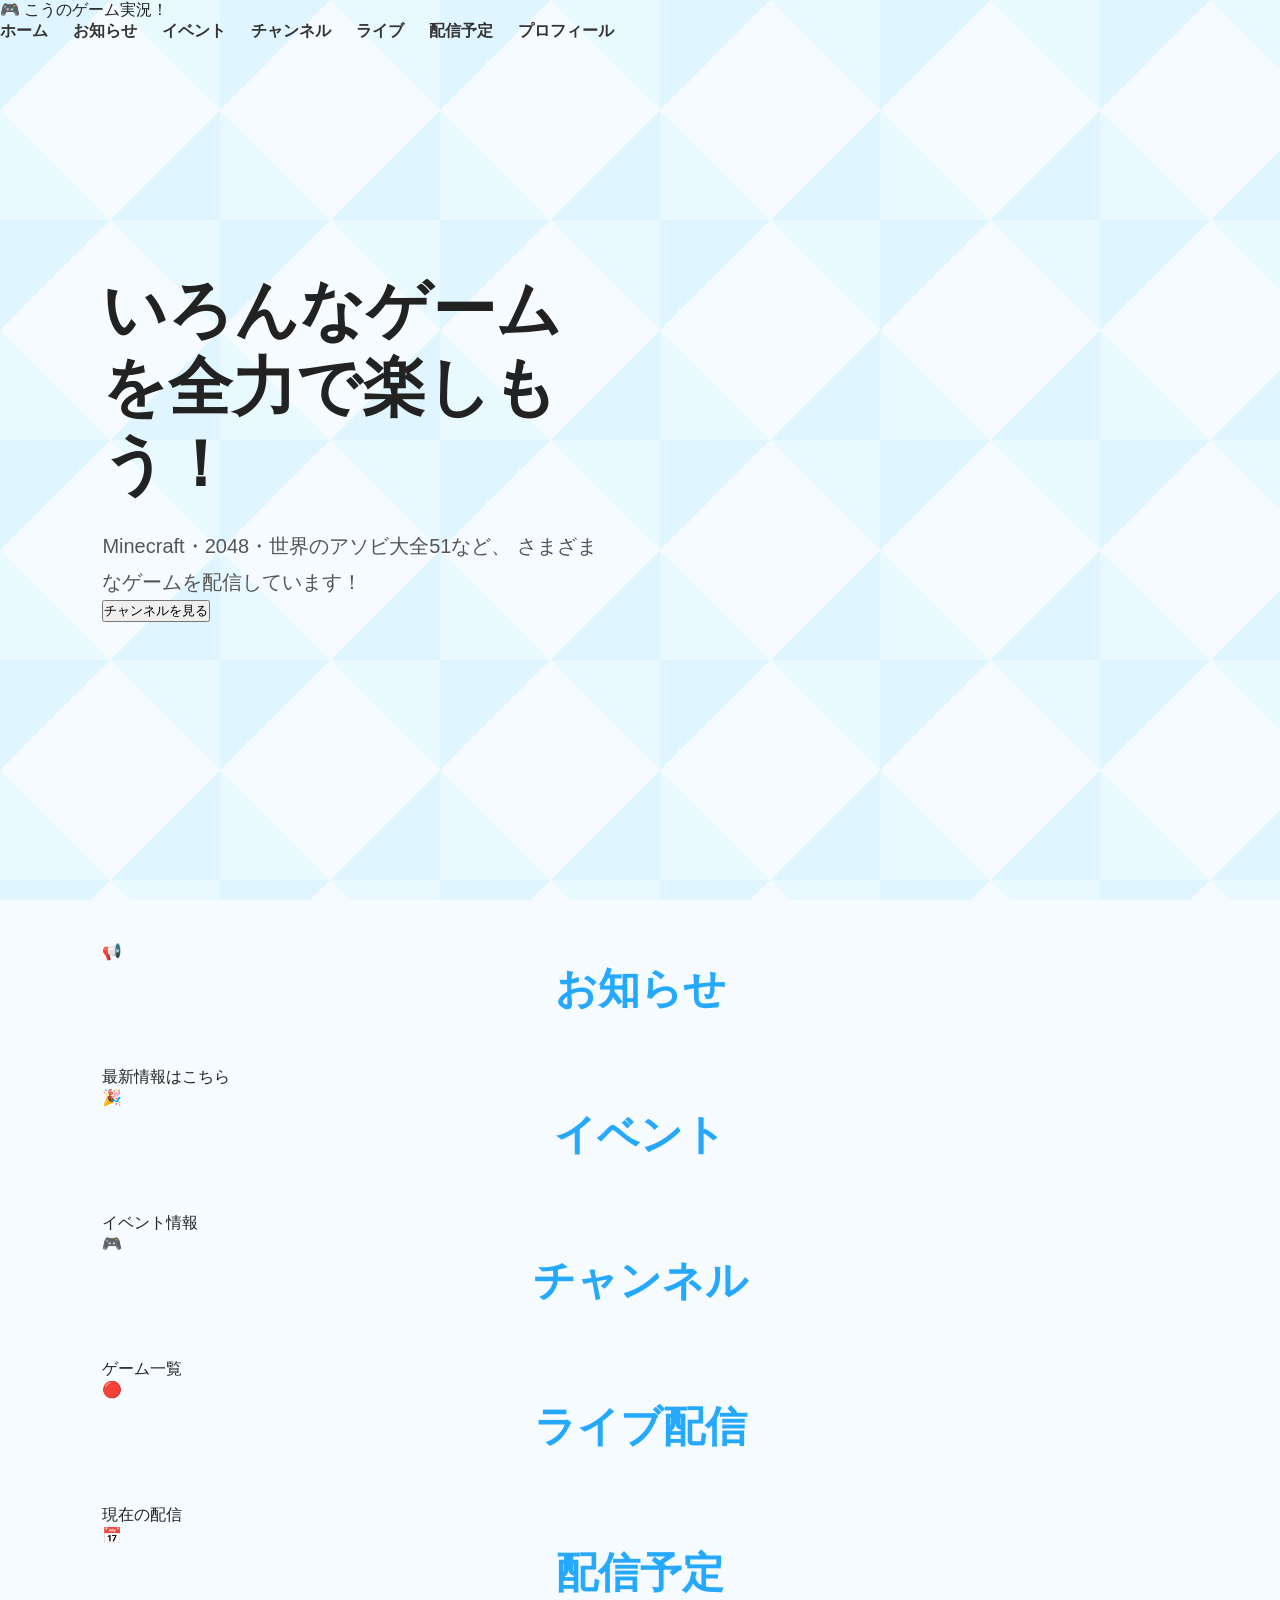
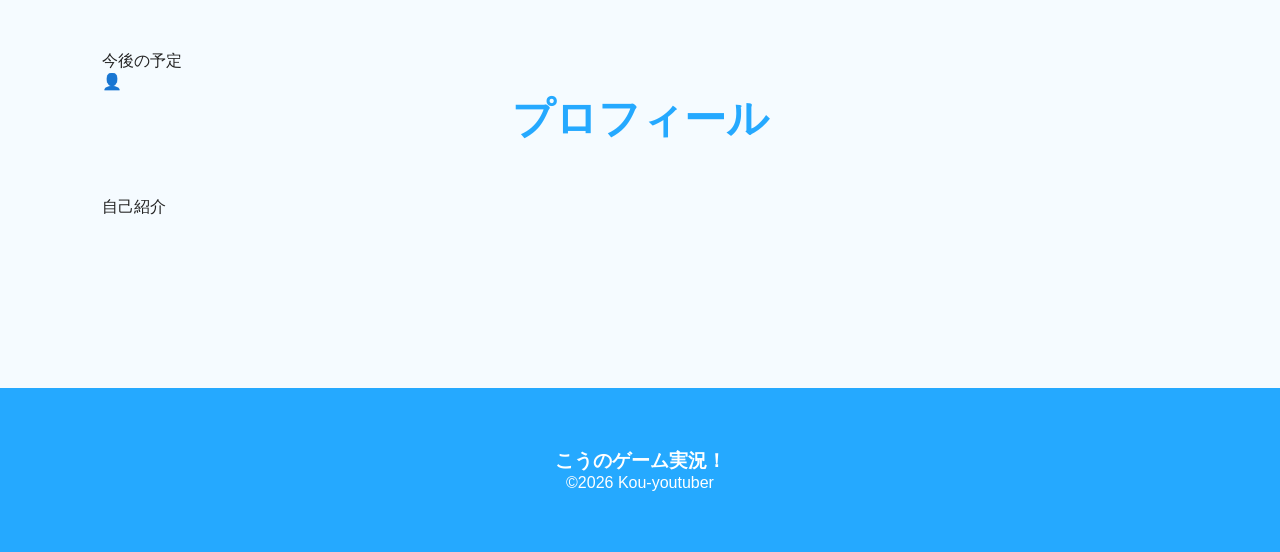
<file: Index.html>
<!DOCTYPE html>
<html lang="ja">
<head>
    <meta charset="UTF-8">
    <meta name="viewport" content="width=device-width, initial-scale=1.0">
    <title>こうのゲーム実況！</title>

    <link rel="stylesheet" href="css/style.css">
</head>

<body>

<header>

    <div class="logo">
        🎮 こうのゲーム実況！
    </div>

    <nav>

        <a href="#">ホーム</a>

        <a href="#">お知らせ</a>

        <a href="#">イベント</a>

        <a href="#">チャンネル</a>

        <a href="#">ライブ</a>

        <a href="#">配信予定</a>

        <a href="#">プロフィール</a>

    </nav>

</header>



<section class="hero">

    <div class="hero-text">

        <h1>いろんなゲームを全力で楽しもう！</h1>

        <p>
            Minecraft・2048・世界のアソビ大全51など、
            さまざまなゲームを配信しています！
        </p>

        <button>チャンネルを見る</button>

    </div>

</section>



<section class="menu">

    <div class="card">
        📢
        <h2>お知らせ</h2>
        <p>最新情報はこちら</p>
    </div>

    <div class="card">
        🎉
        <h2>イベント</h2>
        <p>イベント情報</p>
    </div>

    <div class="card">
        🎮
        <h2>チャンネル</h2>
        <p>ゲーム一覧</p>
    </div>

    <div class="card">
        🔴
        <h2>ライブ配信</h2>
        <p>現在の配信</p>
    </div>

    <div class="card">
        📅
        <h2>配信予定</h2>
        <p>今後の予定</p>
    </div>

    <div class="card">
        👤
        <h2>プロフィール</h2>
        <p>自己紹介</p>
    </div>

</section>



<footer>

    <h3>こうのゲーム実況！</h3>

    <p>
        ©2026 Kou-youtuber
    </p>

</footer>

<script src="js/main.js"></script>

</body>
</html>
</file>
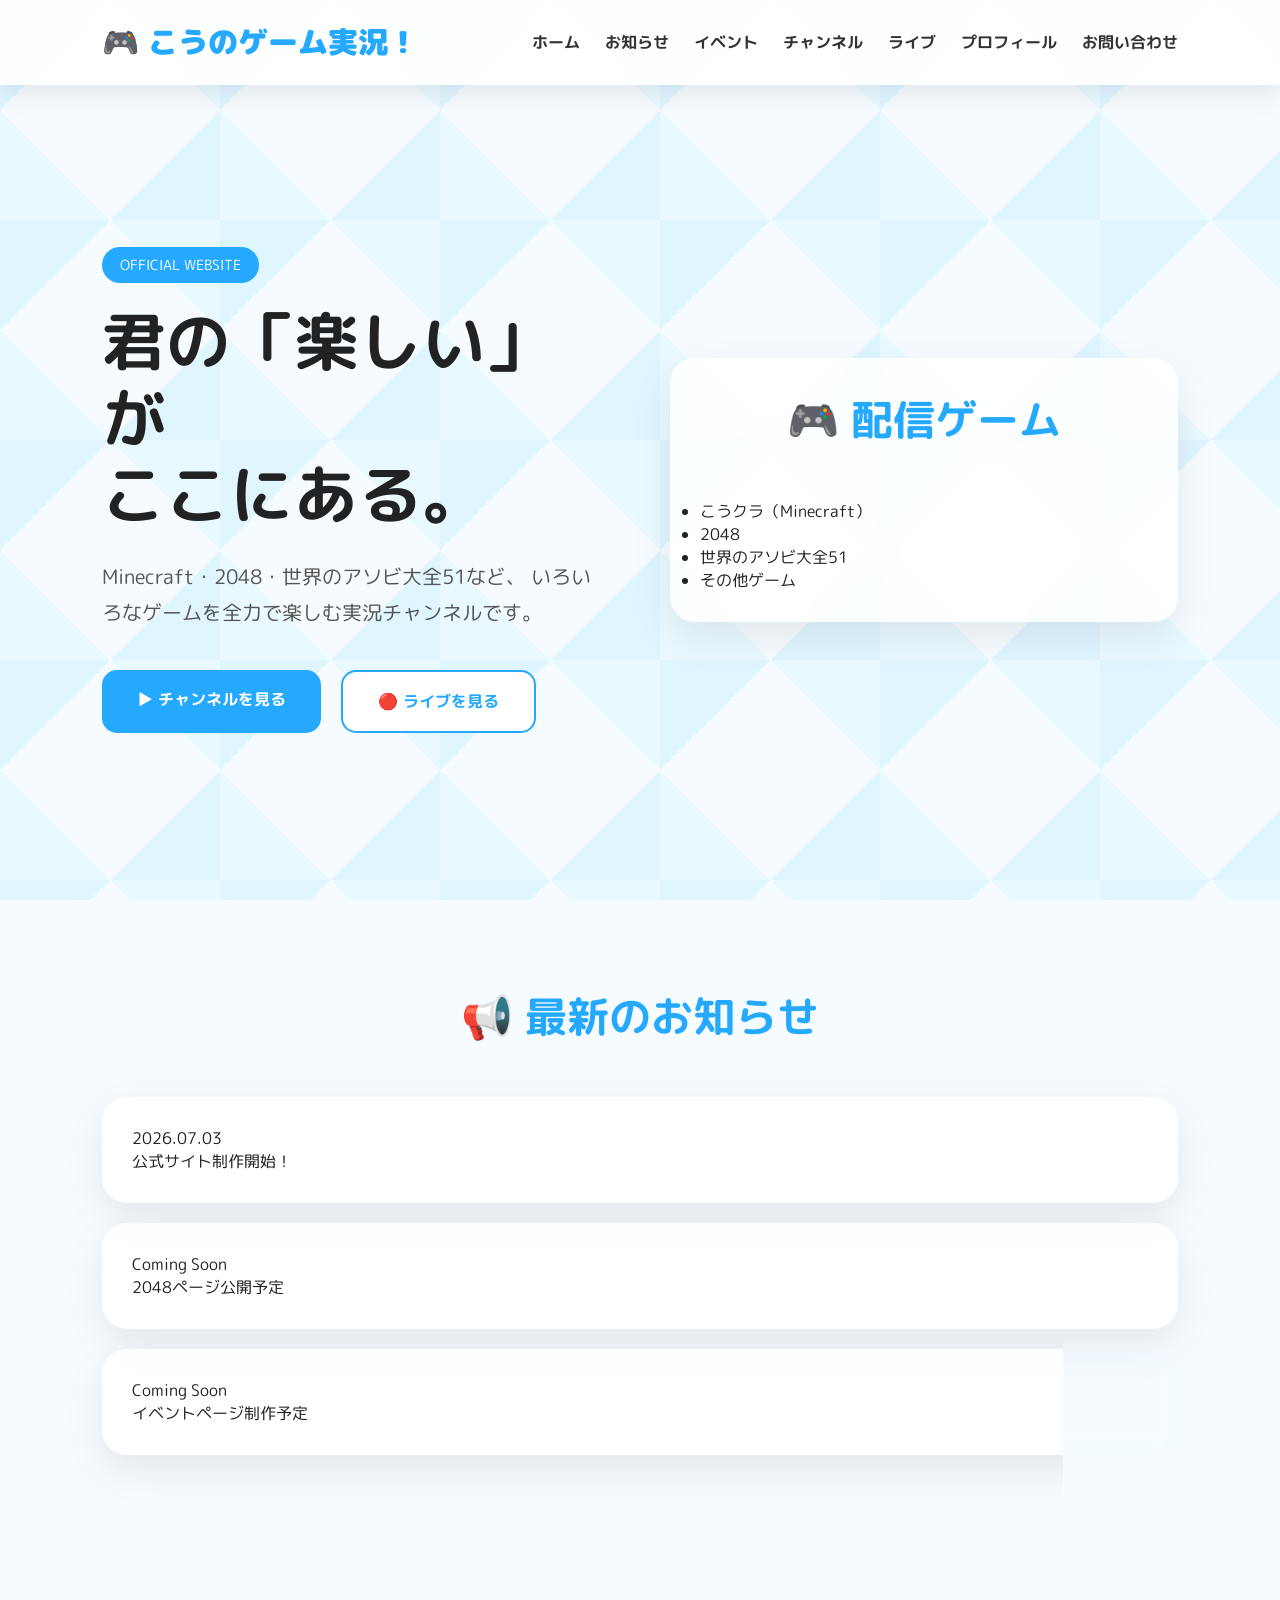
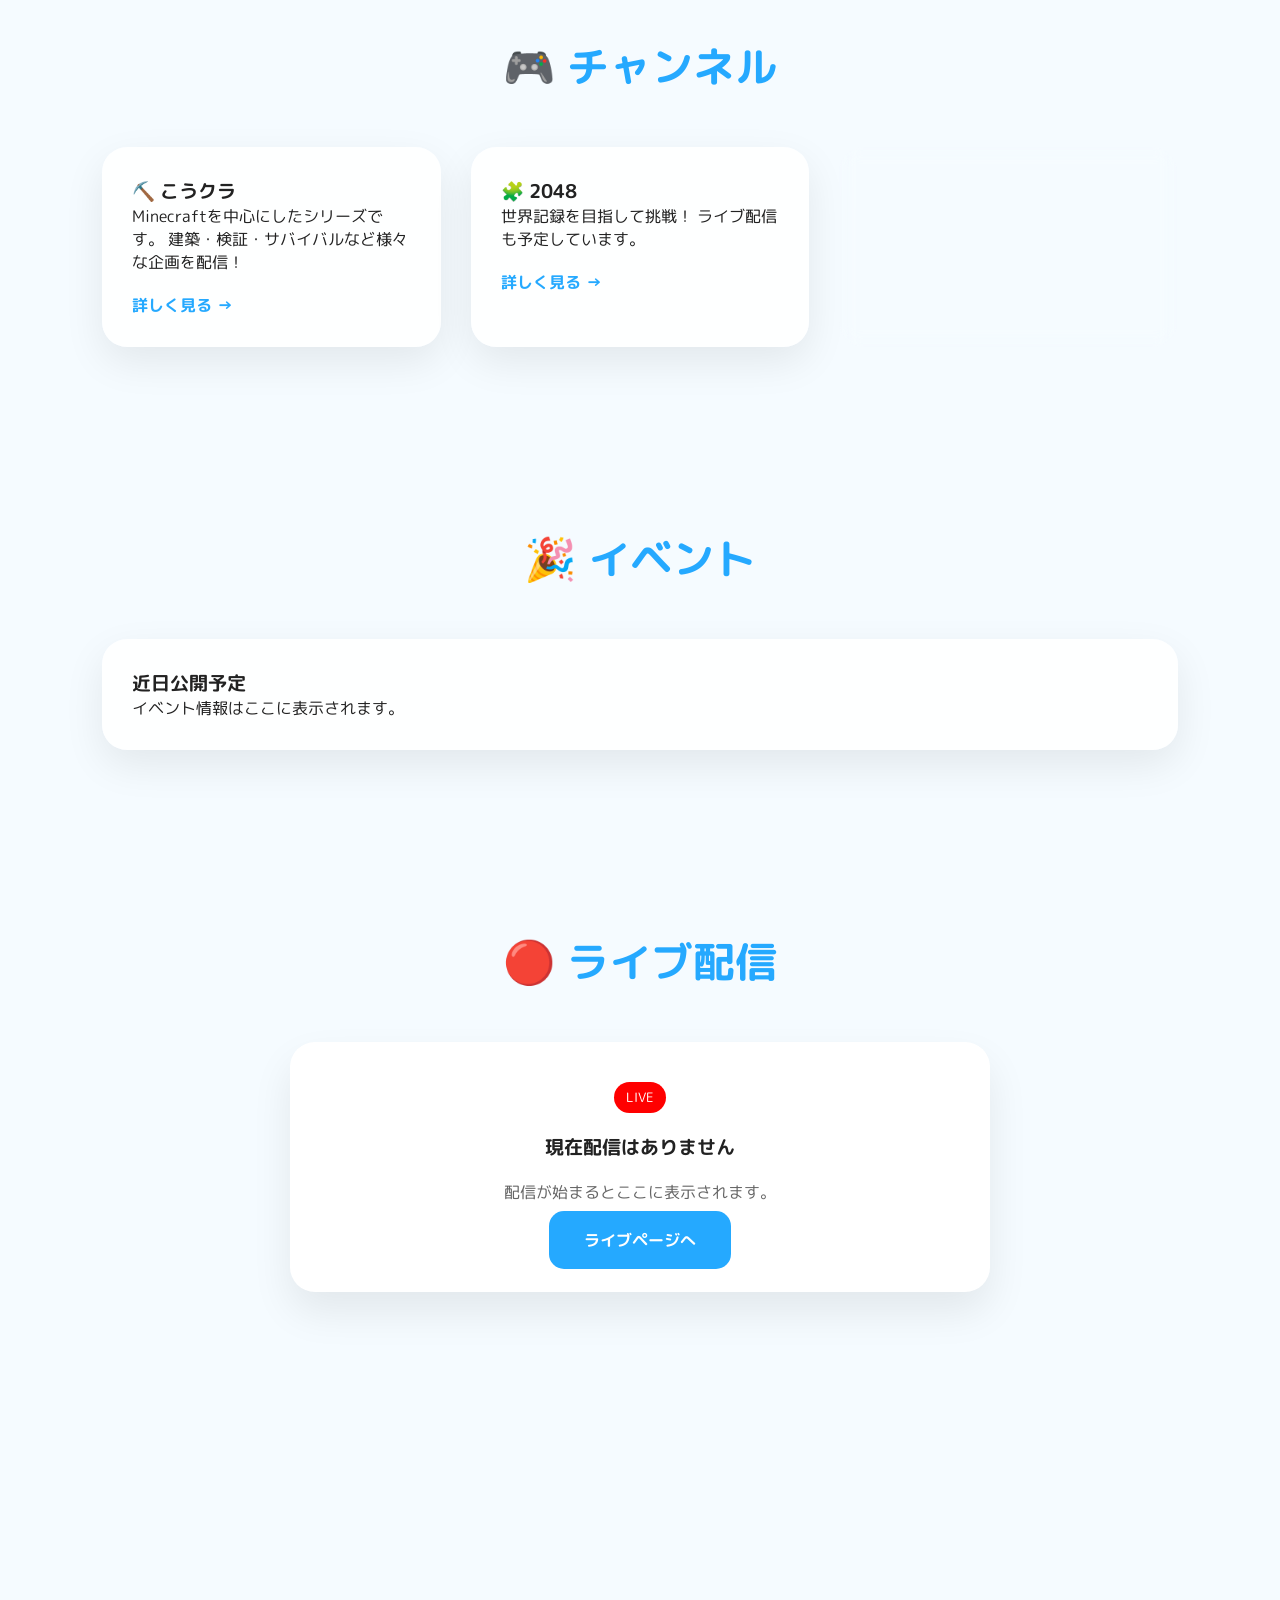
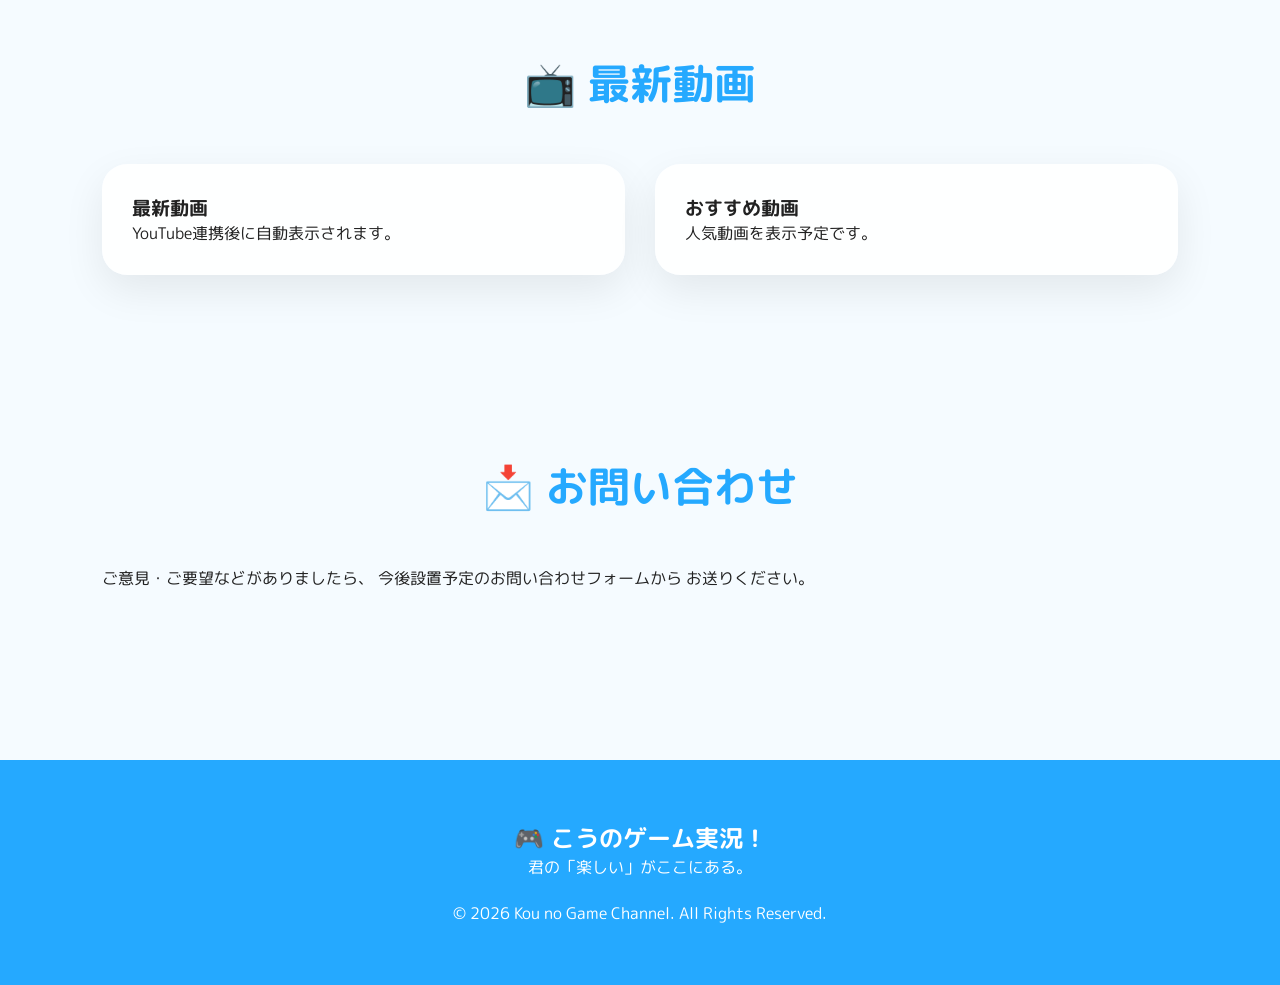
<file: index.html>
<!DOCTYPE html>
<html lang="ja">

<head>

<meta charset="UTF-8">
<meta name="viewport" content="width=device-width, initial-scale=1.0">

<title>こうのゲーム実況！</title>

<meta name="description" content="こうのゲーム実況！公式サイト">

<link rel="stylesheet" href="css/style.css">

<link rel="preconnect" href="https://fonts.googleapis.com">
<link rel="preconnect" href="https://fonts.gstatic.com" crossorigin>

<link href="https://fonts.googleapis.com/css2?family=Noto+Sans+JP:wght@400;600;700;900&display=swap" rel="stylesheet">
    <link rel="preconnect" href="https://fonts.googleapis.com">
<link rel="preconnect" href="https://fonts.gstatic.com" crossorigin>
<link href="https://fonts.googleapis.com/css2?family=M+PLUS+Rounded+1c:wght@400;700;800&display=swap" rel="stylesheet">

</head>

<body>

<header class="header">

    <div class="logo">

        <a href="index.html">

            🎮 こうのゲーム実況！

        </a>

    </div>
<button class="menu-btn" id="menuBtn">
☰
</button>
    <nav id="navMenu">

        <a href="index.html">ホーム</a>

        <a href="news.html">お知らせ</a>

        <a href="events.html">イベント</a>

        <a href="channels.html">チャンネル</a>

        <a href="live.html">ライブ</a>

        <a href="profile.html">プロフィール</a>

        <a href="contact.html">お問い合わせ</a>

    </nav>

</header>



<section class="hero">

    <div class="hero-left">

        <span class="tag">

            OFFICIAL WEBSITE

        </span>

        <h1>

            君の「楽しい」が<br>
            ここにある。

        </h1>

        <p>

            Minecraft・2048・世界のアソビ大全51など、
            いろいろなゲームを全力で楽しむ実況チャンネルです。

        </p>

        <div class="hero-buttons">

            <a href="channels.html" class="btn-main">

                ▶ チャンネルを見る

            </a>

            <a href="live.html" class="btn-sub">

                🔴 ライブを見る

            </a>

        </div>

    </div>



    <div class="hero-right">

        <div class="hero-card">

            <h2>🎮 配信ゲーム</h2>

            <ul>

                <li>こうクラ（Minecraft）</li>

                <li>2048</li>

                <li>世界のアソビ大全51</li>

                <li>その他ゲーム</li>

            </ul>

        </div>

    </div>

</section>



<section class="news">

<h2>

📢 最新のお知らせ

</h2>

<div class="news-box">

<div class="news-item">

<span>2026.07.03</span>

<p>公式サイト制作開始！</p>

</div>

<div class="news-item">

<span>Coming Soon</span>

<p>2048ページ公開予定</p>

</div>

<div class="news-item">

<span>Coming Soon</span>

<p>イベントページ制作予定</p>

</div>

</div>

</section>

<!-- チャンネル紹介 -->

<section class="channels">

    <h2>🎮 チャンネル</h2>

    <div class="channel-grid">

        <div class="channel-card">

            <h3>⛏️ こうクラ</h3>

            <p>
                Minecraftを中心にしたシリーズです。
                建築・検証・サバイバルなど様々な企画を配信！
            </p>

            <a href="channels.html">詳しく見る →</a>

        </div>

        <div class="channel-card">

            <h3>🧩 2048</h3>

            <p>
                世界記録を目指して挑戦！
                ライブ配信も予定しています。
            </p>

            <a href="channels.html">詳しく見る →</a>

        </div>

        <div class="channel-card">

            <h3>🎲 世界のアソビ大全51</h3>

            <p>
                友達との対戦や視聴者参加型企画を予定！
            </p>

            <a href="channels.html">詳しく見る →</a>

        </div>

    </div>

</section>

<!-- イベント -->

<section class="events">

    <h2>🎉 イベント</h2>

    <div class="event-box">

        <h3>近日公開予定</h3>

        <p>
            イベント情報はここに表示されます。
        </p>

    </div>

</section>

<!-- 最新動画 -->
<!-- LIVE配信 -->

<section class="live">

    <h2>🔴 ライブ配信</h2>

    <div class="live-card">

        <span class="live-badge">LIVE</span>

        <h3>現在配信はありません</h3>

        <p>

            配信が始まるとここに表示されます。

        </p>

        <a href="live.html" class="btn-main">

            ライブページへ

        </a>

    </div>

</section>

<!-- 最新動画 -->

<section class="latest-videos">

</section>
<section class="videos">

    <h2>📺 最新動画</h2>

    <div class="video-grid">

        <div class="video-card">

            <h3>最新動画</h3>

            <p>
                YouTube連携後に自動表示されます。
            </p>

        </div>

        <div class="video-card">

            <h3>おすすめ動画</h3>

            <p>
                人気動画を表示予定です。
            </p>

        </div>

    </div>

</section>

<!-- お問い合わせ -->

<section class="contact">

    <h2>📩 お問い合わせ</h2>

    <p>

        ご意見・ご要望などがありましたら、
        今後設置予定のお問い合わせフォームから
        お送りください。

    </p>

</section>

<footer>

    <h2>🎮 こうのゲーム実況！</h2>

    <p>

        君の「楽しい」がここにある。

    </p>

    <br>

    <p>

        © 2026 Kou no Game Channel. All Rights Reserved.

    </p>

</footer>

<script src="js/main.js"></script>

</body>

</html>
</file>
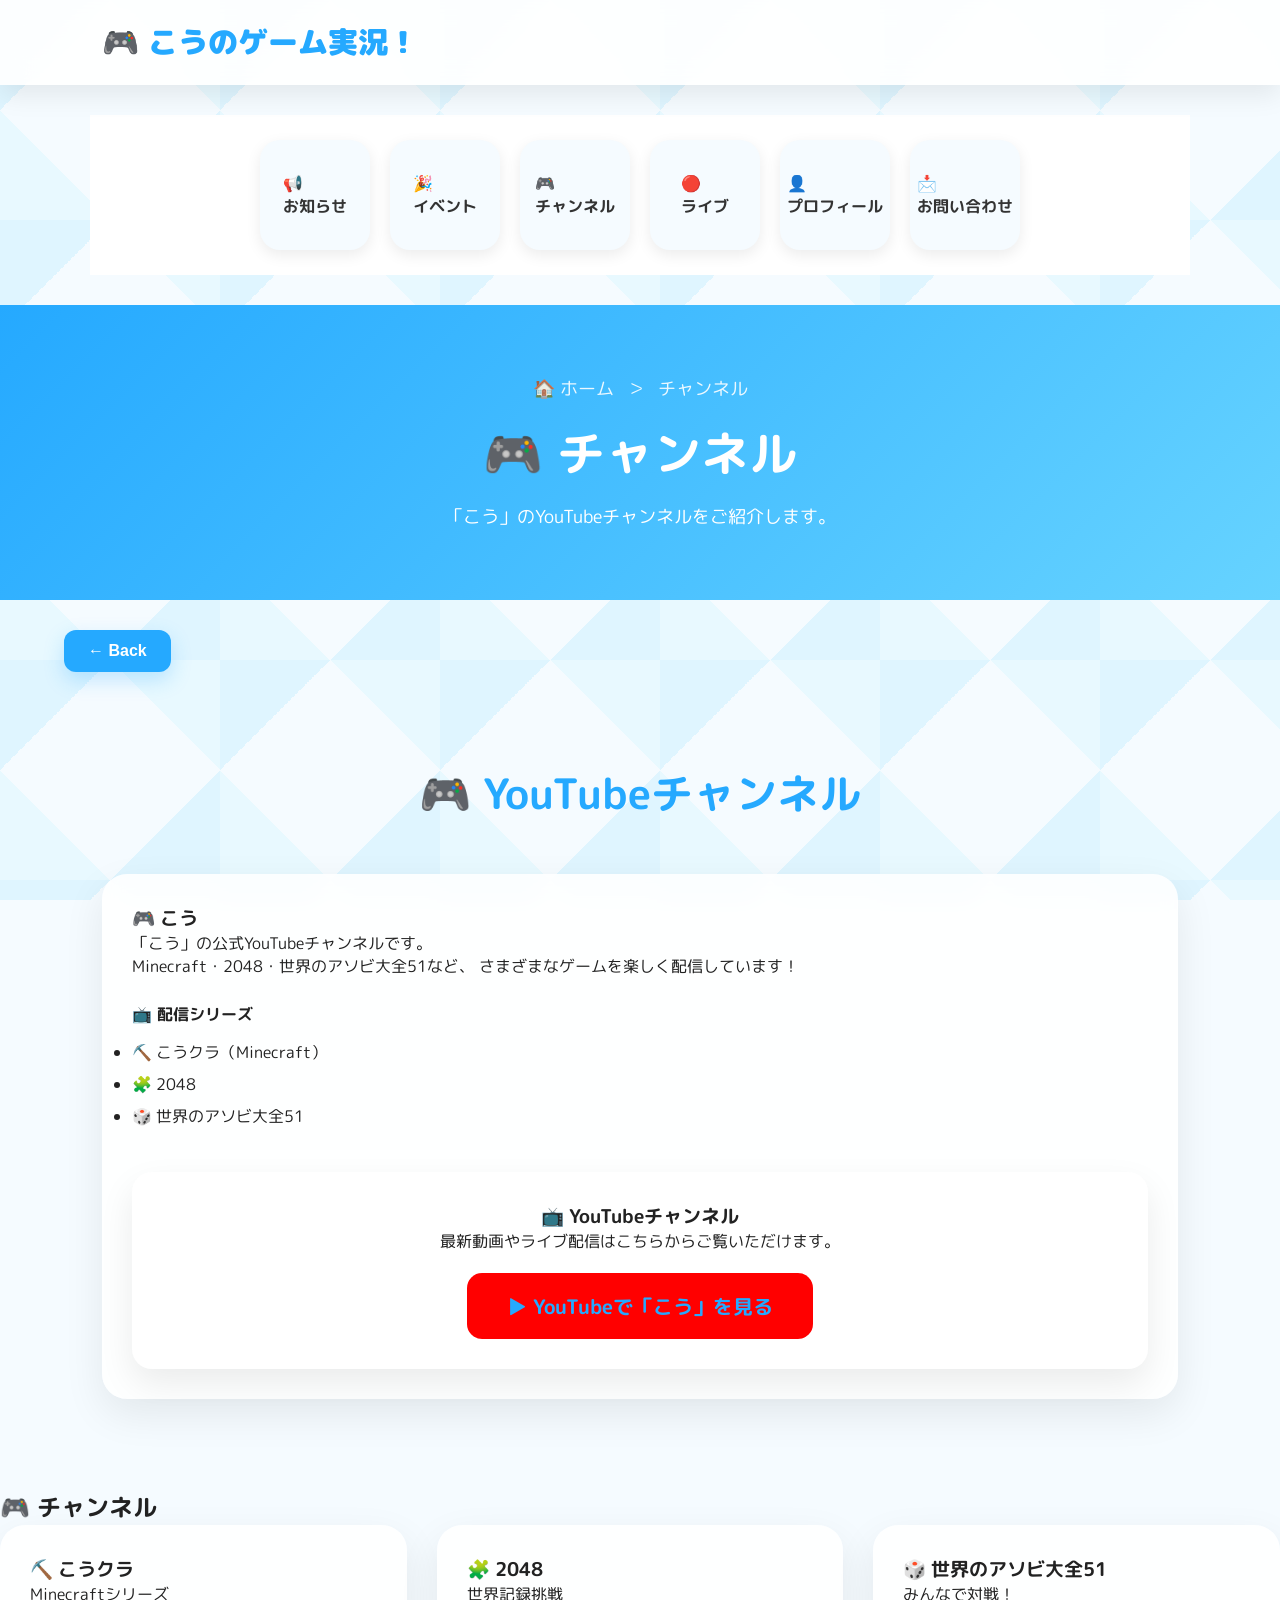
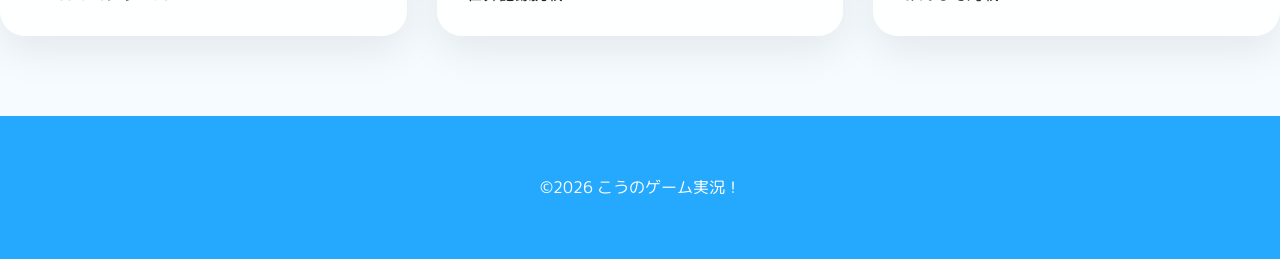
<file: channels.html>
<!DOCTYPE html>
<html lang="ja">
<head>
<meta charset="UTF-8">
<meta name="viewport" content="width=device-width, initial-scale=1.0">
<title>チャンネル | こうのゲーム実況！</title>
<link rel="stylesheet" href="css/style.css">
    <link rel="preconnect" href="https://fonts.googleapis.com">
<link rel="preconnect" href="https://fonts.gstatic.com" crossorigin>
<link href="https://fonts.googleapis.com/css2?family=M+PLUS+Rounded+1c:wght@400;700;800&display=swap" rel="stylesheet">
</head>

<body>

<header class="header">
<div class="logo">
<a href="index.html">🎮 こうのゲーム実況！</a>
</div>
</header>
    <section class="page-nav">

    <a href="news.html">📢<br>お知らせ</a>

    <a href="events.html">🎉<br>イベント</a>

    <a href="channels.html">🎮<br>チャンネル</a>

    <a href="live.html">🔴<br>ライブ</a>

    <a href="profile.html">👤<br>プロフィール</a>

    <a href="contact.html">📩<br>お問い合わせ</a>

</section>
    <section class="page-title">

    <div class="page-title-inner">

        <p class="breadcrumb">

            <a href="index.html">🏠 ホーム</a>
            <span>＞</span>
            チャンネル

        </p>

        <h1>🎮 チャンネル</h1>

        <p>

            「こう」のYouTubeチャンネルをご紹介します。

        </p>

    </div>

</section>
<div class="back-area">
    <button class="back-button" onclick="history.back()">
        ← Back
    </button>
</div>
<section>


    <h2>🎮 YouTubeチャンネル</h2>

    <div class="channel-card">

        <h3>🎮 こう</h3>

        <p>
            「こう」の公式YouTubeチャンネルです。<br>
            Minecraft・2048・世界のアソビ大全51など、
            さまざまなゲームを楽しく配信しています！
        </p>

        <h4 style="margin-top:25px;">📺 配信シリーズ</h4>

        <ul style="margin-top:10px; line-height:2;">
            <li>⛏️ こうクラ（Minecraft）</li>
            <li>🧩 2048</li>
            <li>🎲 世界のアソビ大全51</li>
        </ul>

        <div class="youtube-box">

    <h3>📺 YouTubeチャンネル</h3>

    <p>
        最新動画やライブ配信はこちらからご覧いただけます。
    </p>

    <a href="https://youtube.com/@Kou-minecraft"
       target="_blank"
       class="youtube-btn">

       ▶ YouTubeで「こう」を見る

    </a>

</div>

    </div>

</section>



<h2>🎮 チャンネル</h2>

<div class="channel-grid">

<div class="channel-card">
<h3>⛏️ こうクラ</h3>
<p>Minecraftシリーズ</p>
</div>

<div class="channel-card">
<h3>🧩 2048</h3>
<p>世界記録挑戦</p>
</div>

<div class="channel-card">
<h3>🎲 世界のアソビ大全51</h3>
<p>みんなで対戦！</p>
</div>

</div>

</section>

<footer>

<p>©2026 こうのゲーム実況！</p>

</footer>

</body>
</html>
</file>
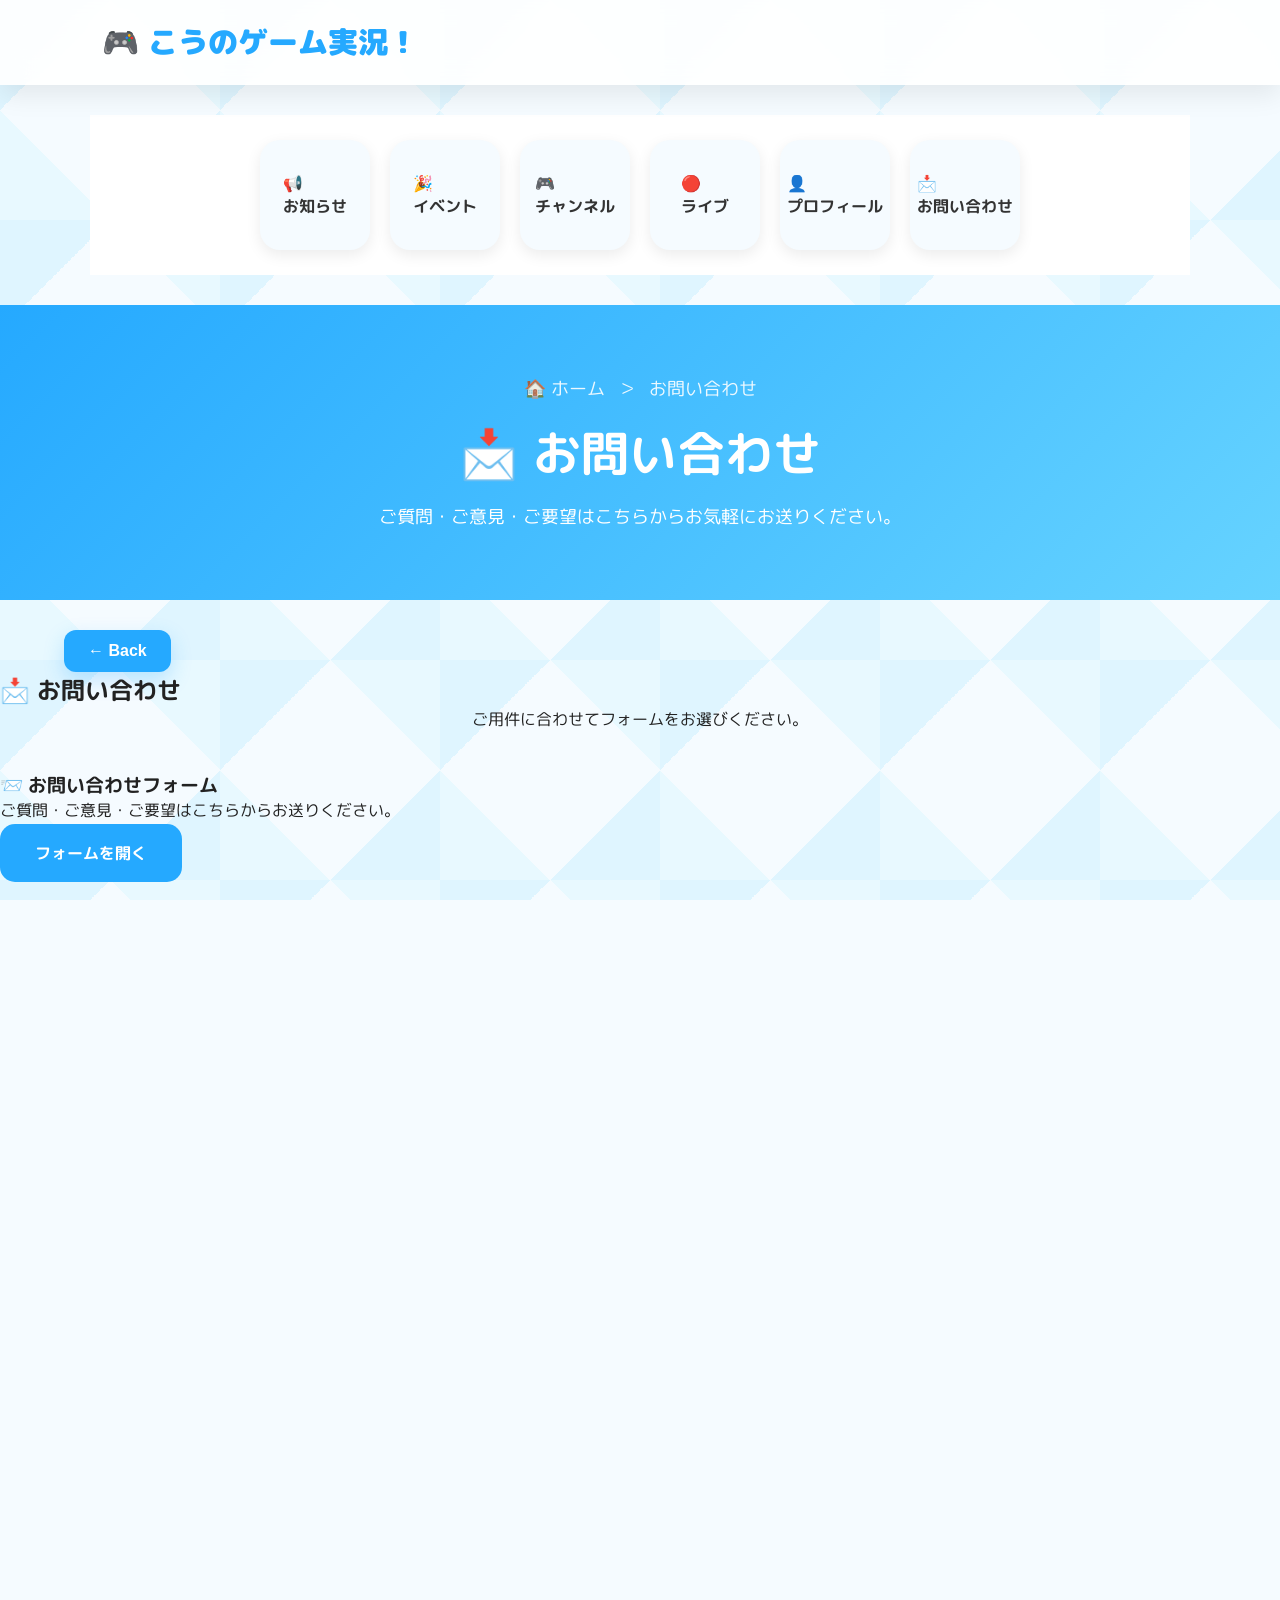
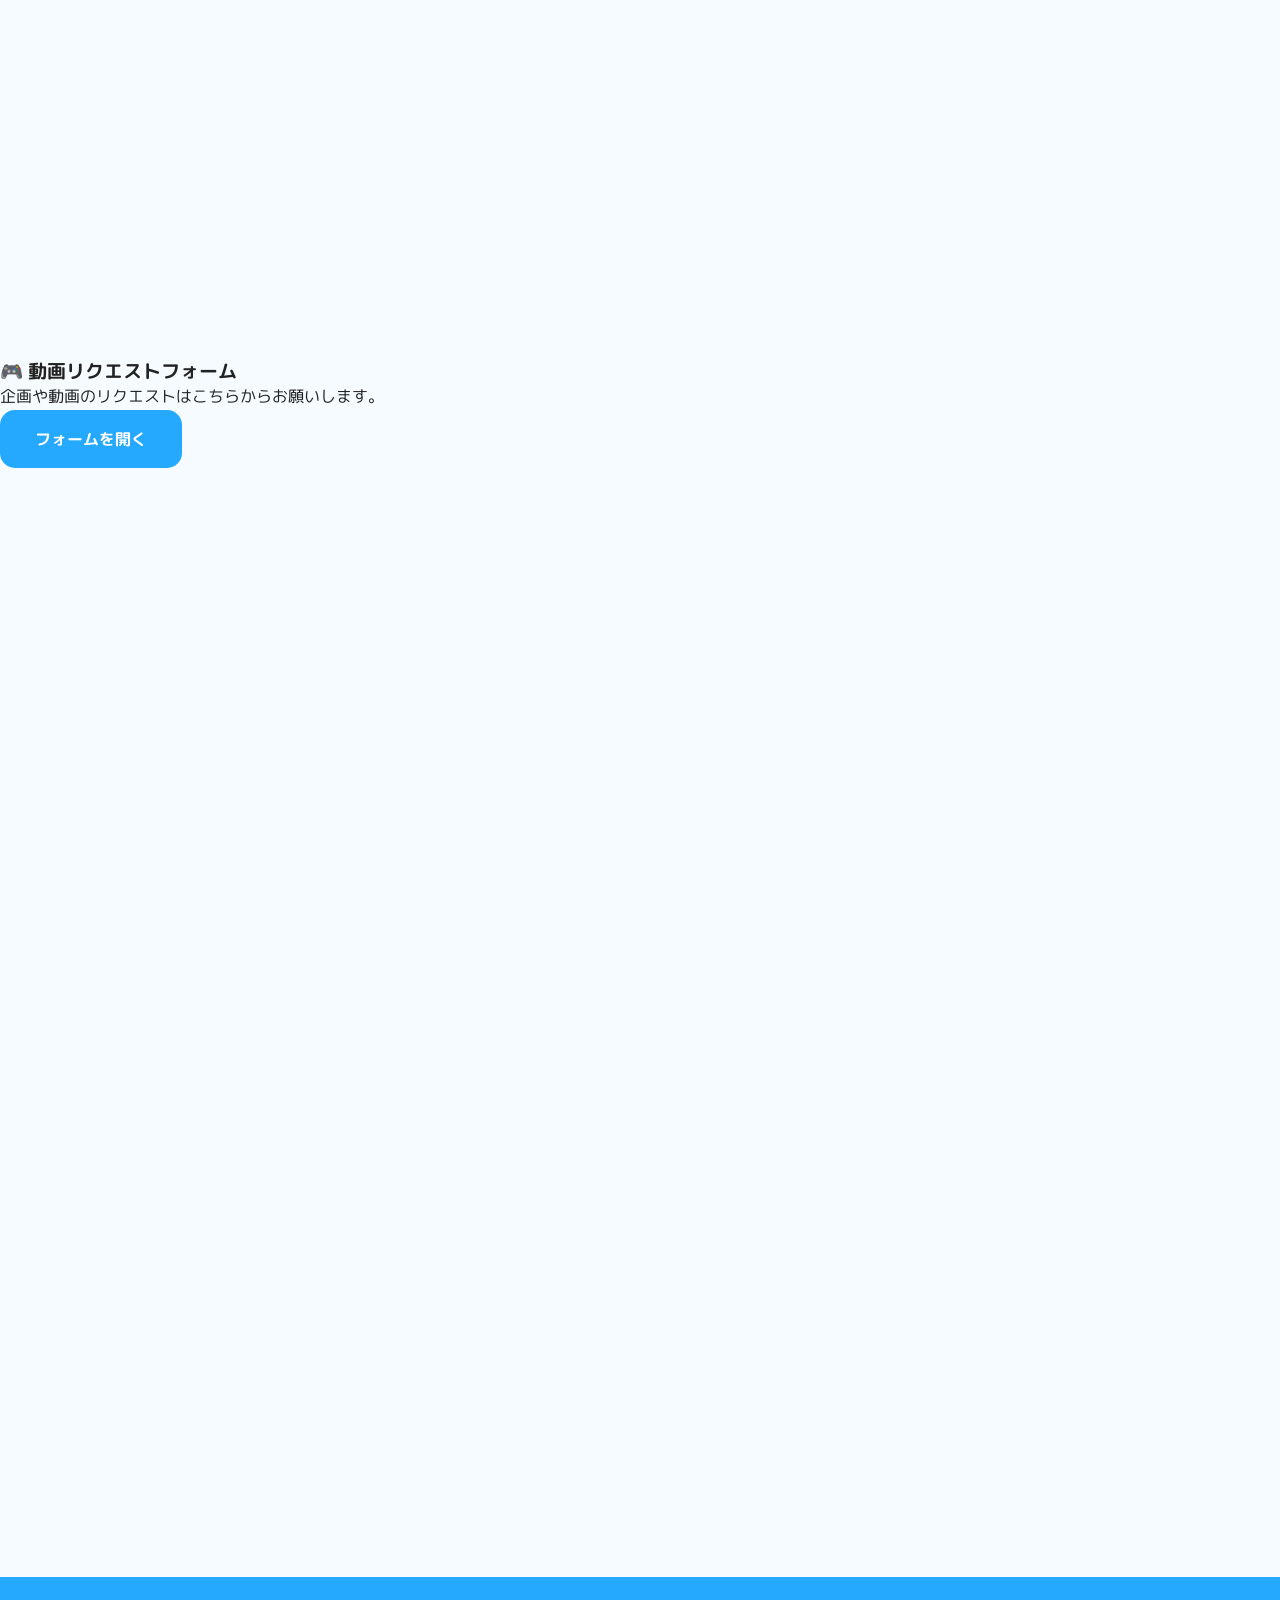
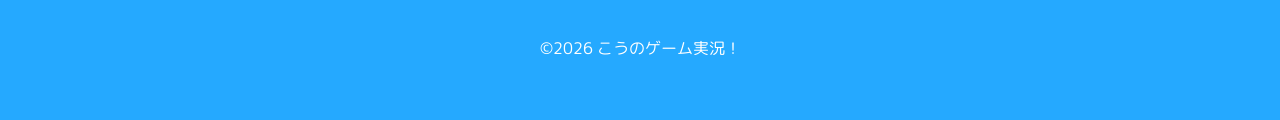
<file: contact.html>
<!DOCTYPE html>
<html lang="ja">
<head>
<meta charset="UTF-8">
<meta name="viewport" content="width=device-width, initial-scale=1.0">
<title>お問い合わせ | こうのゲーム実況！</title>
<link rel="stylesheet" href="css/style.css">
    <link rel="preconnect" href="https://fonts.googleapis.com">
<link rel="preconnect" href="https://fonts.gstatic.com" crossorigin>
<link href="https://fonts.googleapis.com/css2?family=M+PLUS+Rounded+1c:wght@400;700;800&display=swap" rel="stylesheet">
</head>

<body>

<header class="header">
<div class="logo">
<a href="index.html">🎮 こうのゲーム実況！</a>
</div>
</header>
    <section class="page-nav">

    <a href="news.html">📢<br>お知らせ</a>

    <a href="events.html">🎉<br>イベント</a>

    <a href="channels.html">🎮<br>チャンネル</a>

    <a href="live.html">🔴<br>ライブ</a>

    <a href="profile.html">👤<br>プロフィール</a>

    <a href="contact.html">📩<br>お問い合わせ</a>

</section>
    <section class="page-title">

    <div class="page-title-inner">

        <p class="breadcrumb">

            <a href="index.html">🏠 ホーム</a>
            <span>＞</span>
            お問い合わせ

        </p>

        <h1>📩 お問い合わせ</h1>

        <p>

            ご質問・ご意見・ご要望はこちらからお気軽にお送りください。

        </p>

    </div>

</section>
<div class="back-area">
    <button class="back-button" onclick="history.back()">
        ← Back
    </button>
    </div>

    <h2>📩 お問い合わせ</h2>

    <p style="text-align:center; margin-bottom:40px;">
        ご用件に合わせてフォームをお選びください。
    </p>

    <!-- フォーム① -->
    <div class="contact-form">

        <h3>📨 お問い合わせフォーム</h3>

        <p>ご質問・ご意見・ご要望はこちらからお送りください。</p>

        <p style="margin:20px 0;">
            <a href="https://docs.google.com/forms/d/e/1FAIpQLSdLMl0uigEAjx0nSxcUtXiDdZESl6NN7Ir3InA4XQvnBbBh8g/viewform?usp=publish-editor"
               target="_blank"
               class="btn-main">
               フォームを開く
            </a>
        </p>

        <iframe
            src="https://docs.google.com/forms/d/e/1FAIpQLSdLMl0uigEAjx0nSxcUtXiDdZESl6NN7Ir3InA4XQvnBbBh8g/viewform?embedded=true"
            width="100%"
            height="1000"
            frameborder="0">
            読み込み中...
        </iframe>

    </div>

    <br><br>

    <!-- フォーム② -->
    <div class="contact-form">

        <h3>🎮 動画リクエストフォーム</h3>

        <p>企画や動画のリクエストはこちらからお願いします。</p>

        <p style="margin:20px 0;">
            <a href="https://docs.google.com/forms/d/e/1FAIpQLSdP0H-6P0_H6qZE7-VmG1mlpCggg9ZiwHriy3IiTGzCtzCI5w/viewform?usp=publish-editor"
               target="_blank"
               class="btn-main">
               フォームを開く
            </a>
        </p>

        <iframe
            src="https://docs.google.com/forms/d/e/1FAIpQLSdP0H-6P0_H6qZE7-VmG1mlpCggg9ZiwHriy3IiTGzCtzCI5w/viewform?embedded=true"
            width="100%"
            height="1000"
            frameborder="0">
            読み込み中...
        </iframe>

    </div>

</section>

<footer>

<p>©2026 こうのゲーム実況！</p>

</footer>

</body>
</html>
</file>
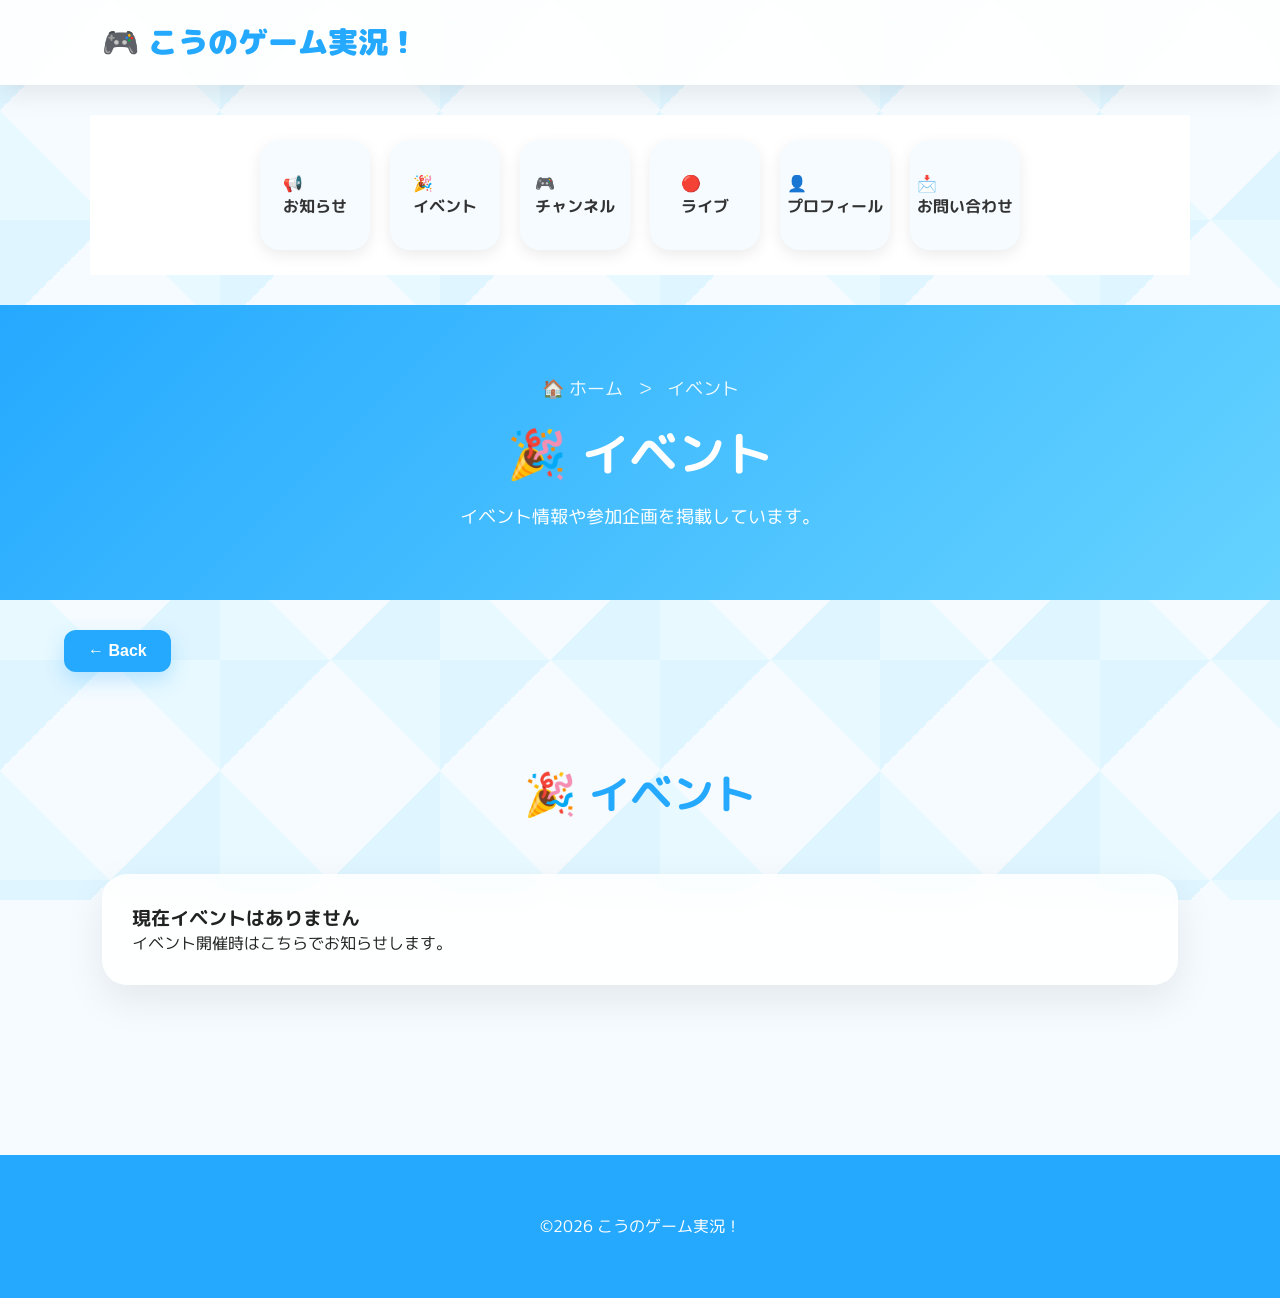
<file: events.html>
<!DOCTYPE html>
<html lang="ja">
<head>
<meta charset="UTF-8">
<meta name="viewport" content="width=device-width, initial-scale=1.0">
<title>イベント | こうのゲーム実況！</title>
<link rel="stylesheet" href="css/style.css">
    <link rel="preconnect" href="https://fonts.googleapis.com">
<link rel="preconnect" href="https://fonts.gstatic.com" crossorigin>
<link href="https://fonts.googleapis.com/css2?family=M+PLUS+Rounded+1c:wght@400;700;800&display=swap" rel="stylesheet">
</head>

<body>

<header class="header">
<div class="logo">
<a href="index.html">🎮 こうのゲーム実況！</a>
</div>
</header>
    <section class="page-nav">

    <a href="news.html">📢<br>お知らせ</a>

    <a href="events.html">🎉<br>イベント</a>

    <a href="channels.html">🎮<br>チャンネル</a>

    <a href="live.html">🔴<br>ライブ</a>

    <a href="profile.html">👤<br>プロフィール</a>

    <a href="contact.html">📩<br>お問い合わせ</a>

</section>
<section class="page-title">

    <div class="page-title-inner">

        <p class="breadcrumb">

            <a href="index.html">🏠 ホーム</a>
            <span>＞</span>
            イベント

        </p>

        <h1>🎉 イベント</h1>

        <p>

            イベント情報や参加企画を掲載しています。

        </p>

    </div>

</section>

<div class="back-area">
    <button class="back-button" onclick="history.back()">
        ← Back
    </button>
</div>
<section>

<h2>🎉 イベント</h2>

<div class="event-box">

<h3>現在イベントはありません</h3>

<p>イベント開催時はこちらでお知らせします。</p>

</div>

</section>

<footer>

<p>©2026 こうのゲーム実況！</p>

</footer>

</body>
</html>
</file>
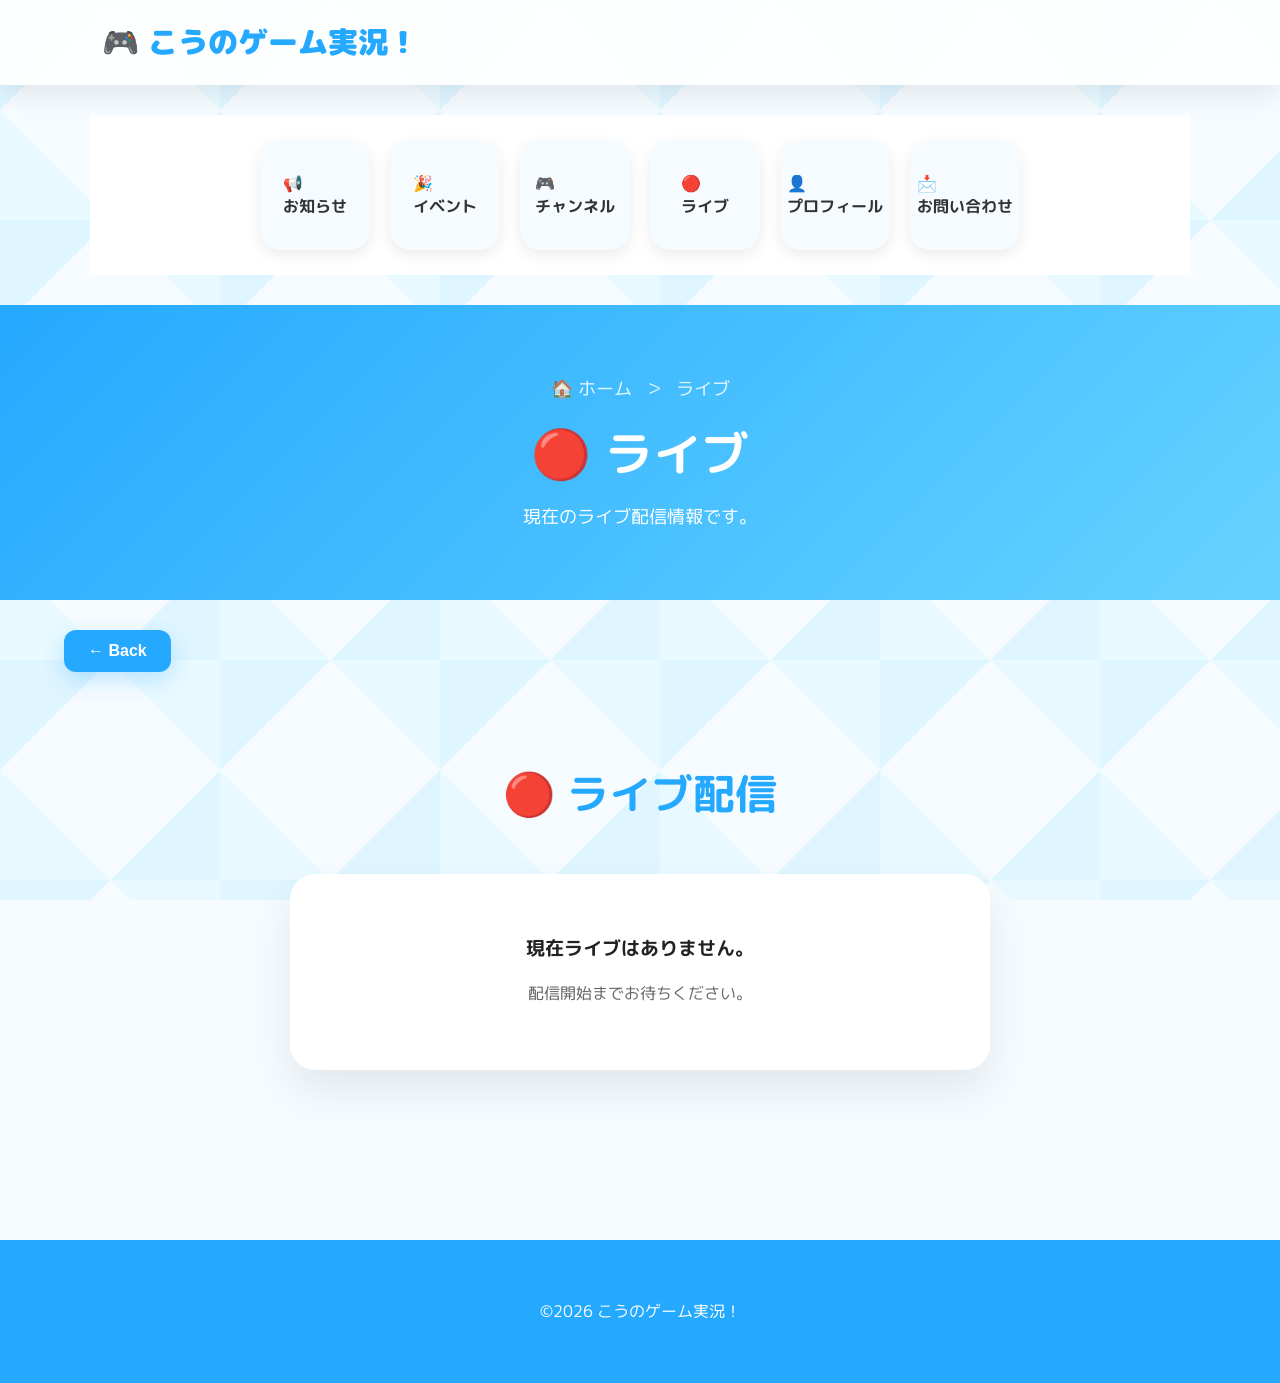
<file: live.html>
<!DOCTYPE html>
<html lang="ja">
<head>
<meta charset="UTF-8">
<meta name="viewport" content="width=device-width, initial-scale=1.0">
<title>ライブ | こうのゲーム実況！</title>
<link rel="stylesheet" href="css/style.css">
    <link rel="preconnect" href="https://fonts.googleapis.com">
<link rel="preconnect" href="https://fonts.gstatic.com" crossorigin>
<link href="https://fonts.googleapis.com/css2?family=M+PLUS+Rounded+1c:wght@400;700;800&display=swap" rel="stylesheet">
</head>

<body>

<header class="header">
<div class="logo">
<a href="index.html">🎮 こうのゲーム実況！</a>
</div>
</header>
<section class="page-nav">

    <a href="news.html">📢<br>お知らせ</a>

    <a href="events.html">🎉<br>イベント</a>

    <a href="channels.html">🎮<br>チャンネル</a>

    <a href="live.html">🔴<br>ライブ</a>

    <a href="profile.html">👤<br>プロフィール</a>

    <a href="contact.html">📩<br>お問い合わせ</a>

</section>
    <section class="page-title">

    <div class="page-title-inner">

        <p class="breadcrumb">

            <a href="index.html">🏠 ホーム</a>
            <span>＞</span>
            ライブ

        </p>

        <h1>🔴 ライブ</h1>

        <p>

            現在のライブ配信情報です。

        </p>

    </div>

</section>
<div class="back-area">
    <button class="back-button" onclick="history.back()">
        ← Back
    </button>
</div>
<section>

<h2>🔴 ライブ配信</h2>

<div class="live-card">

<h3>現在ライブはありません。</h3>

<p>配信開始までお待ちください。</p>

</div>

</section>

<footer>

<p>©2026 こうのゲーム実況！</p>

</footer>

</body>
</html>
</file>
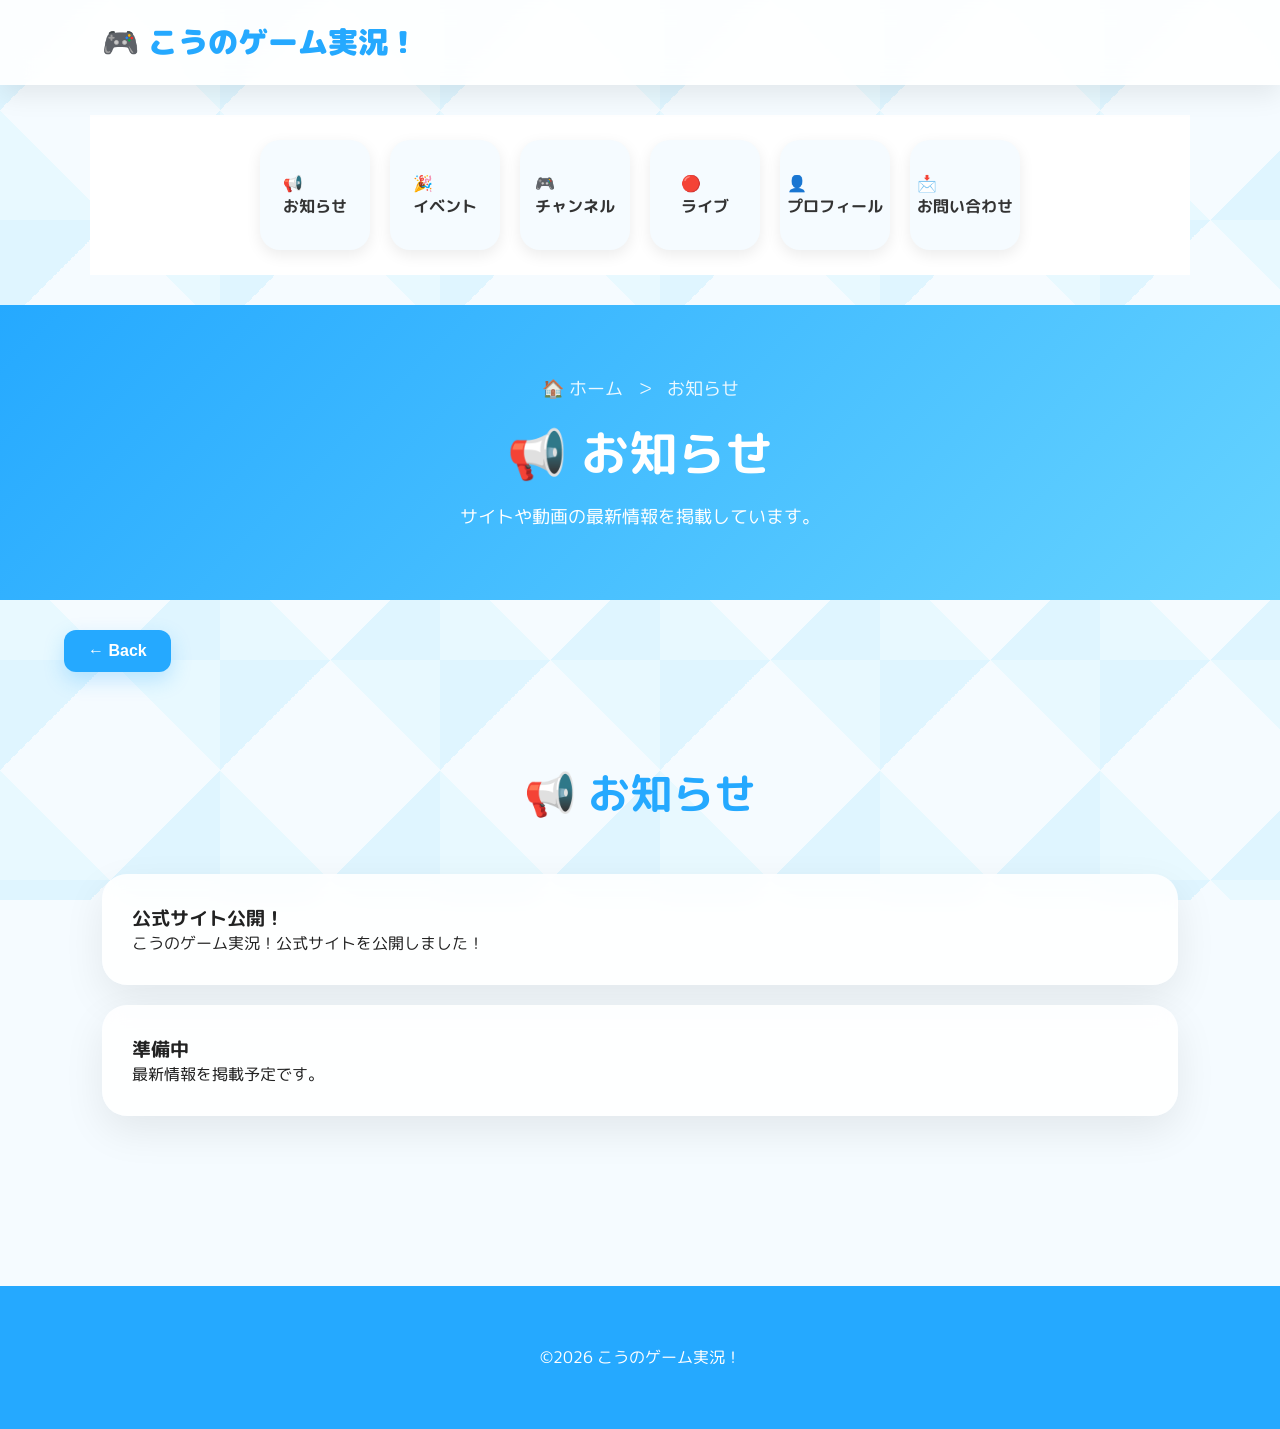
<file: news.html>
<!DOCTYPE html>
<html lang="ja">
<head>
<meta charset="UTF-8">
<meta name="viewport" content="width=device-width, initial-scale=1.0">
<title>お知らせ | こうのゲーム実況！</title>
<link rel="stylesheet" href="css/style.css">
    <link rel="preconnect" href="https://fonts.googleapis.com">
<link rel="preconnect" href="https://fonts.gstatic.com" crossorigin>
<link href="https://fonts.googleapis.com/css2?family=M+PLUS+Rounded+1c:wght@400;700;800&display=swap" rel="stylesheet">
</head>

<body>

<header class="header">
<div class="logo">
<a href="index.html">🎮 こうのゲーム実況！</a>
</div>
</header>
    <section class="page-nav">

    <a href="news.html">📢<br>お知らせ</a>

    <a href="events.html">🎉<br>イベント</a>

    <a href="channels.html">🎮<br>チャンネル</a>

    <a href="live.html">🔴<br>ライブ</a>

    <a href="profile.html">👤<br>プロフィール</a>

    <a href="contact.html">📩<br>お問い合わせ</a>

</section>
    <section class="page-title">

    <div class="page-title-inner">

        <p class="breadcrumb">

            <a href="index.html">🏠 ホーム</a>
            <span>＞</span>
            お知らせ

        </p>

        <h1>📢 お知らせ</h1>

        <p>

            サイトや動画の最新情報を掲載しています。

        </p>

    </div>

</section>
<div class="back-area">
    <button class="back-button" onclick="history.back()">
        ← Back
    </button>
</div>
<section>

<h2>📢 お知らせ</h2>

<div class="news-box">

<div class="news-item">
<h3>公式サイト公開！</h3>
<p>こうのゲーム実況！公式サイトを公開しました！</p>
</div>

<div class="news-item">
<h3>準備中</h3>
<p>最新情報を掲載予定です。</p>
</div>

</div>

</section>

<footer>

<p>©2026 こうのゲーム実況！</p>

</footer>

</body>
</html>
</file>
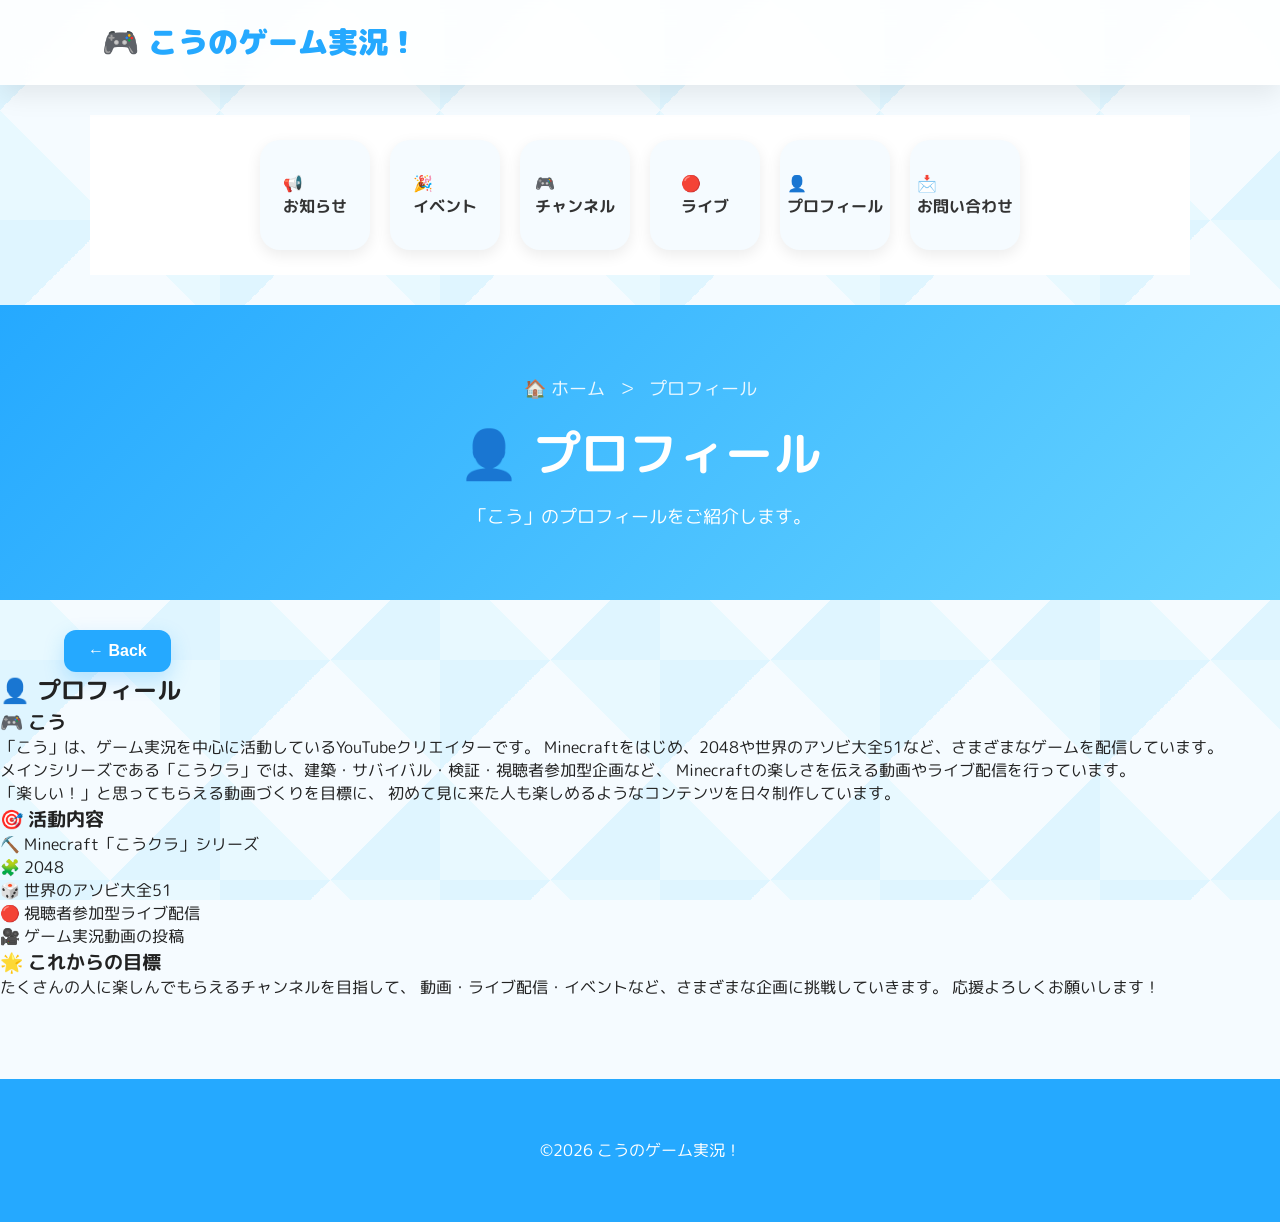
<file: profile.html>
<!DOCTYPE html>
<html lang="ja">
<head>
<meta charset="UTF-8">
<meta name="viewport" content="width=device-width, initial-scale=1.0">
<title>プロフィール | こうのゲーム実況！</title>
<link rel="stylesheet" href="css/style.css">
    <link rel="preconnect" href="https://fonts.googleapis.com">
<link rel="preconnect" href="https://fonts.gstatic.com" crossorigin>
<link href="https://fonts.googleapis.com/css2?family=M+PLUS+Rounded+1c:wght@400;700;800&display=swap" rel="stylesheet">
</head>

<body>

<header class="header">
<div class="logo">
<a href="index.html">🎮 こうのゲーム実況！</a>
</div>
</header>
    <section class="page-nav">

    <a href="news.html">📢<br>お知らせ</a>

    <a href="events.html">🎉<br>イベント</a>

    <a href="channels.html">🎮<br>チャンネル</a>

    <a href="live.html">🔴<br>ライブ</a>

    <a href="profile.html">👤<br>プロフィール</a>

    <a href="contact.html">📩<br>お問い合わせ</a>

</section>
    <section class="page-title">

    <div class="page-title-inner">

        <p class="breadcrumb">

            <a href="index.html">🏠 ホーム</a>
            <span>＞</span>
            プロフィール

        </p>

        <h1>👤 プロフィール</h1>

        <p>

            「こう」のプロフィールをご紹介します。

        </p>

    </div>

</section>
<div class="back-area">
    <button class="back-button" onclick="history.back()">
        ← Back
    </button>
</div>

    <h2>👤 プロフィール</h2>

    <div class="profile-card">

        <h3>🎮 こう</h3>

        <p>
            「こう」は、ゲーム実況を中心に活動しているYouTubeクリエイターです。
            Minecraftをはじめ、2048や世界のアソビ大全51など、さまざまなゲームを配信しています。
        </p>

        <p>
            メインシリーズである「こうクラ」では、建築・サバイバル・検証・視聴者参加型企画など、
            Minecraftの楽しさを伝える動画やライブ配信を行っています。
        </p>

        <p>
            「楽しい！」と思ってもらえる動画づくりを目標に、
            初めて見に来た人も楽しめるようなコンテンツを日々制作しています。
        </p>

        <h3>🎯 活動内容</h3>

        <ul>
            <li>⛏️ Minecraft「こうクラ」シリーズ</li>
            <li>🧩 2048</li>
            <li>🎲 世界のアソビ大全51</li>
            <li>🔴 視聴者参加型ライブ配信</li>
            <li>🎥 ゲーム実況動画の投稿</li>
        </ul>

        <h3>🌟 これからの目標</h3>

        <p>
            たくさんの人に楽しんでもらえるチャンネルを目指して、
            動画・ライブ配信・イベントなど、さまざまな企画に挑戦していきます。
            応援よろしくお願いします！
        </p>

    </div>

</section>

<footer>

<p>©2026 こうのゲーム実況！</p>

</footer>

</body>
</html>
</file>
<file: css/style.css>
/* =======================================
   こうのゲーム実況！公式サイト Ver2.0
======================================= */

*{
    margin:0;
    padding:0;
    box-sizing:border-box;
}

html{
    scroll-behavior:smooth;
}

body{

    font-family:"Noto Sans JP",sans-serif;

    background:#f5fbff;

    color:#222;

    overflow-x:hidden;

   font-family: "M PLUS Rounded 1c", sans-serif;

}

/* ===== 背景 ===== */

body::before{

    content:"";

    position:fixed;

    inset:0;

    background:

    linear-gradient(135deg,#dff5ff 25%,transparent 25%),

    linear-gradient(225deg,#e8f9ff 25%,transparent 25%),

    linear-gradient(315deg,#dff5ff 25%,transparent 25%),

    linear-gradient(45deg,#e8f9ff 25%,transparent 25%);

    background-size:220px 220px;

    animation:bgMove 30s linear infinite;

    z-index:-2;

}

@keyframes bgMove{

    from{
        background-position:0 0;
    }

    to{
        background-position:220px 220px;
    }

}

/* ===== ヘッダー ===== */

.header{

    position:sticky;

    top:0;

    background:rgba(255,255,255,.9);

    backdrop-filter:blur(15px);

    display:flex;

    justify-content:space-between;

    align-items:center;

    padding:20px 8%;

    box-shadow:0 10px 25px rgba(0,0,0,.08);

    z-index:1000;

}

.logo a{

    text-decoration:none;

    color:#25a9ff;

    font-size:30px;

    font-weight:900;

}

nav{

    display:flex;

    gap:25px;

}

nav a{

    text-decoration:none;

    color:#333;

    font-weight:700;

    transition:.3s;

}

nav a:hover{

    color:#25a9ff;

}

/* ===== ヒーロー ===== */

.hero{

    min-height:90vh;

    display:grid;

    grid-template-columns:1fr 1fr;

    align-items:center;

    gap:60px;

    padding:80px 8%;

}

.tag{

    display:inline-block;

    background:#25a9ff;

    color:white;

    padding:8px 18px;

    border-radius:999px;

    margin-bottom:20px;

    font-size:14px;

}

.hero h1{

    font-size:64px;

    line-height:1.2;

    margin-bottom:25px;

}

.hero p{

    font-size:20px;

    line-height:1.8;

    color:#555;

}

.hero-buttons{

    display:flex;

    gap:20px;

    margin-top:40px;

}

.btn-main{

    background:#25a9ff;

    color:white;

    text-decoration:none;

    padding:18px 35px;

    border-radius:15px;

    font-weight:bold;

    transition:.3s;

}

.btn-main:hover{

    transform:translateY(-5px);

}

.btn-sub{

    background:white;

    color:#25a9ff;

    text-decoration:none;

    border:2px solid #25a9ff;

    padding:18px 35px;

    border-radius:15px;

    font-weight:bold;

}

/* ===== カード ===== */

.hero-card,
.news-item,
.channel-card,
.event-box,
.video-card{

    background:rgba(255,255,255,.85);

    backdrop-filter:blur(10px);

    border-radius:25px;

    padding:30px;

    box-shadow:0 15px 40px rgba(0,0,0,.08);

    transition:.3s;

}

.hero-card:hover,
.news-item:hover,
.channel-card:hover,
.video-card:hover{

    transform:translateY(-8px);

}

/* ===== 共通 ===== */

section{

    padding:90px 8%;

}

section h2{

    text-align:center;

    font-size:42px;

    margin-bottom:50px;

    color:#25a9ff;

}

/* ===== ニュース ===== */

.news-box{

    display:flex;

    flex-direction:column;

    gap:20px;

}

/* ===== チャンネル ===== */

.channel-grid{

    display:grid;

    grid-template-columns:repeat(auto-fit,minmax(280px,1fr));

    gap:30px;

}

.channel-card a{

    display:inline-block;

    margin-top:20px;

    color:#25a9ff;

    text-decoration:none;

    font-weight:bold;

}

/* ===== 動画 ===== */

.video-grid{

    display:grid;

    grid-template-columns:repeat(auto-fit,minmax(300px,1fr));

    gap:30px;

}

/* ===== フッター ===== */

footer{

    background:#25a9ff;

    color:white;

    text-align:center;

    padding:60px 20px;

    margin-top:80px;

}

/* ===== スマホ ===== */

@media(max-width:900px){

.hero{

    grid-template-columns:1fr;

    text-align:center;

}

.hero-buttons{

    justify-content:center;

    flex-wrap:wrap;

}

nav{

    display:none;

}

.hero h1{

    font-size:44px;

}

section h2{

    font-size:32px;

}

}
/* ===== スマホメニュー ===== */

.menu-btn{

display:none;

background:#25a9ff;

color:white;

border:none;

padding:10px 16px;

font-size:24px;

border-radius:12px;

cursor:pointer;

}

@media(max-width:900px){

.menu-btn{

display:block;

}

#navMenu{

display:none;

position:absolute;

top:80px;

left:20%;

right:20%;

background:white;

border-radius:20px;

box-shadow:0 15px 35px rgba(0,0,0,.15);

padding:20px;

}

#navMenu.active{

display:flex;

flex-direction:column;

gap:18px;

}

}

/* ===== スクロール表示 ===== */

.fade{

opacity:0;

transform:translateY(40px);

transition:all .8s;

}

.fade.show{

opacity:1;

transform:none;

}

/* ===== TOPボタン ===== */

#topButton{

position:fixed;

bottom:25px;

right:25px;

width:60px;

height:60px;

border:none;

border-radius:50%;

background:#25a9ff;

color:white;

font-size:24px;

cursor:pointer;

display:none;

box-shadow:0 10px 25px rgba(0,0,0,.2);

transition:.3s;

}

#topButton:hover{

transform:translateY(-5px);

}

/* ===== LIVE ===== */

.live-badge{

display:inline-block;

padding:6px 12px;

background:red;

color:white;

font-size:13px;

border-radius:30px;

animation:liveFlash 1s infinite;

}

@keyframes liveFlash{

50%{

opacity:.5;

}

}
/* ===== LIVE ===== */

.live-card{

    max-width:700px;

    margin:auto;

    text-align:center;

    background:white;

    border-radius:25px;

    padding:40px;

    box-shadow:0 20px 40px rgba(0,0,0,.08);

}

.live-card h3{

    margin:20px 0;

}

.live-card p{

    margin-bottom:25px;

    color:#666;

}

/* ===== YouTube ===== */

iframe{

    border-radius:18px;

    margin-bottom:20px;

}
/* =====================
   スライダー
===================== */

.slider{

    background:white;

    border-radius:25px;

    overflow:hidden;

    box-shadow:0 20px 50px rgba(0,0,0,.08);

}

.slides{

    position:relative;

    min-height:280px;

}

.slide{

    display:none;

    text-align:center;

    padding:70px 30px;

}

.slide.active{

    display:block;

    animation:fade .8s;

}

.slide h2{

    font-size:34px;

    color:#25a9ff;

    margin-bottom:20px;

}

.slide p{

    font-size:20px;

    color:#666;

}

@keyframes fade{

    from{

        opacity:0;

    }

    to{

        opacity:1;

    }
   

}
/* ===== Backボタン ===== */

.back-area{

    width:90%;

    max-width:1200px;

    margin:30px auto 0;

}

.back-button{

    background:#25a9ff;

    color:white;

    border:none;

    padding:12px 24px;

    border-radius:12px;

    font-size:16px;

    font-weight:bold;

    cursor:pointer;

    transition:.3s;

    box-shadow:0 8px 20px rgba(37,169,255,.25);

}

.back-button:hover{

    background:#0d8de6;

    transform:translateY(-3px);

}
/* ===== YouTubeボタン ===== */

.youtube-box{

    margin-top:40px;

    background:#fff;

    border-radius:20px;

    padding:30px;

    text-align:center;

    box-shadow:0 15px 35px rgba(0,0,0,.08);

}

.youtube-btn{

    display:inline-block;

    margin-top:20px;

    background:#ff0000;

    color:white;

    text-decoration:none;

    font-size:20px;

    font-weight:bold;

    padding:18px 40px;

    border-radius:15px;

    transition:.3s;

}

.youtube-btn:hover{

    background:#cc0000;

    transform:scale(1.05);

}
/* ===== ページタイトル ===== */

.page-title{

    background:linear-gradient(135deg,#25a9ff,#66d3ff);

    color:white;

    padding:70px 20px;

    text-align:center;

}

.page-title-inner{

    max-width:1200px;

    margin:auto;

}

.page-title h1{

    font-size:48px;

    margin:15px 0;

}

.page-title p{

    font-size:18px;

}

.breadcrumb{

    font-size:15px;

    opacity:.9;

}

.breadcrumb a{

    color:white;

    text-decoration:none;

}

.breadcrumb span{

    margin:0 8px;

}
/* ===== ページナビ ===== */

.page-nav{

    display:flex;

    justify-content:center;

    gap:20px;

    flex-wrap:wrap;

    background:white;

    padding:25px;

    margin:30px auto;

    max-width:1100px;

}

.page-nav a{

    width:110px;

    height:110px;

    background:#f5fbff;

    border-radius:20px;

    text-decoration:none;

    color:#333;

    display:flex;

    flex-direction:column;

    justify-content:center;

    align-items:center;

    font-weight:bold;

    transition:.3s;

    box-shadow:0 5px 15px rgba(0,0,0,.08);

}

.page-nav a:hover{

    background:#25a9ff;

    color:white;

    transform:translateY(-5px);

}
</file>
